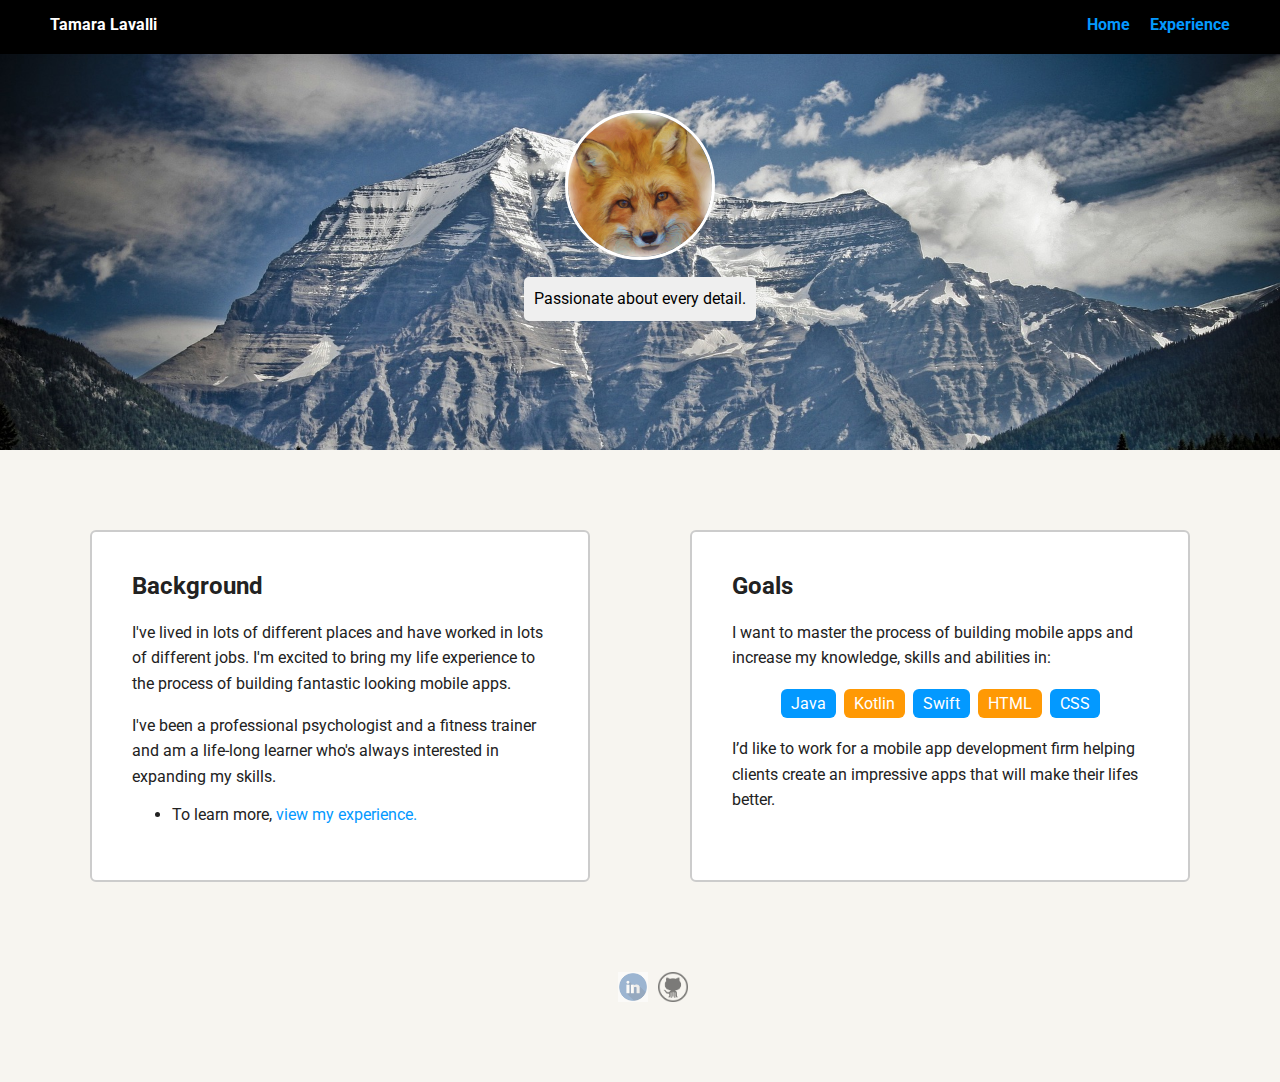
<file: index.html>
<!DOCTYPE html>
<html lang="en">

<head>
  <meta charset="utf-8">
  <title>Shaary's Profile</title>
  <meta name="viewport" content="width=device-width, initial-scale=1.0">
  <link rel="stylesheet" href="styles.css">
  <link href="https://fonts.googleapis.com/css?family=Muli%7CRoboto:400,300,500,700,900" rel="stylesheet">
</head>
<body>

  <div class="main-nav">
        <ul class="nav">
          <li class="name">Tamara Lavalli</li>
          <li><a href="#">Home</a></li>
          <li><a href="experience.html">Experience</a></li>
        </ul>
    </div>

  <header>
    <img src="fox.jpg" alt="Drawing" class="profile-image">
    <p class="tag about me">Passionate about every detail.</p>
  </header>

  <main class="flex">
    <div class="card">
        <h2>Background</h2>
        <p>I've lived in lots of different places and have worked in lots of different jobs. I'm excited to bring my life experience to the process of building fantastic looking mobile apps.</p>
        <p>I've been a professional psychologist and a fitness trainer and am a life-long learner who's always interested in expanding my skills.</p>
        <ul>
          <li>To learn more, <a href="experience.html">view my experience.</a></li>
        </ul>
      </div>

      <div class="card">
        <h2>Goals</h2>
        <p>I want to master the process of building mobile apps and increase my knowledge, skills and abilities in:</p>
        <ul class="skills">
          <li>Java</li>
          <li>Kotlin</li>
          <li>Swift</li>
          <li>HTML</li>
          <li>CSS</li>
        </ul>
        <p>I’d like to work for a mobile app development firm helping clients create an impressive apps that will make their lifes better.</p>
      </div>

  </main>

  <footer>
      <ul>
        <li><a href="https://www.linkedin.com/in/tamara-lavalli-0a737127/" class="social linkedin" target="_blank">LinkedIn</a></li>
        <li><a href="https://github.com/Shaary?tab=repositories" class="social github" target="_blank">Github</a></li>
      </ul>
    </footer>

</body>

</html>
</file>
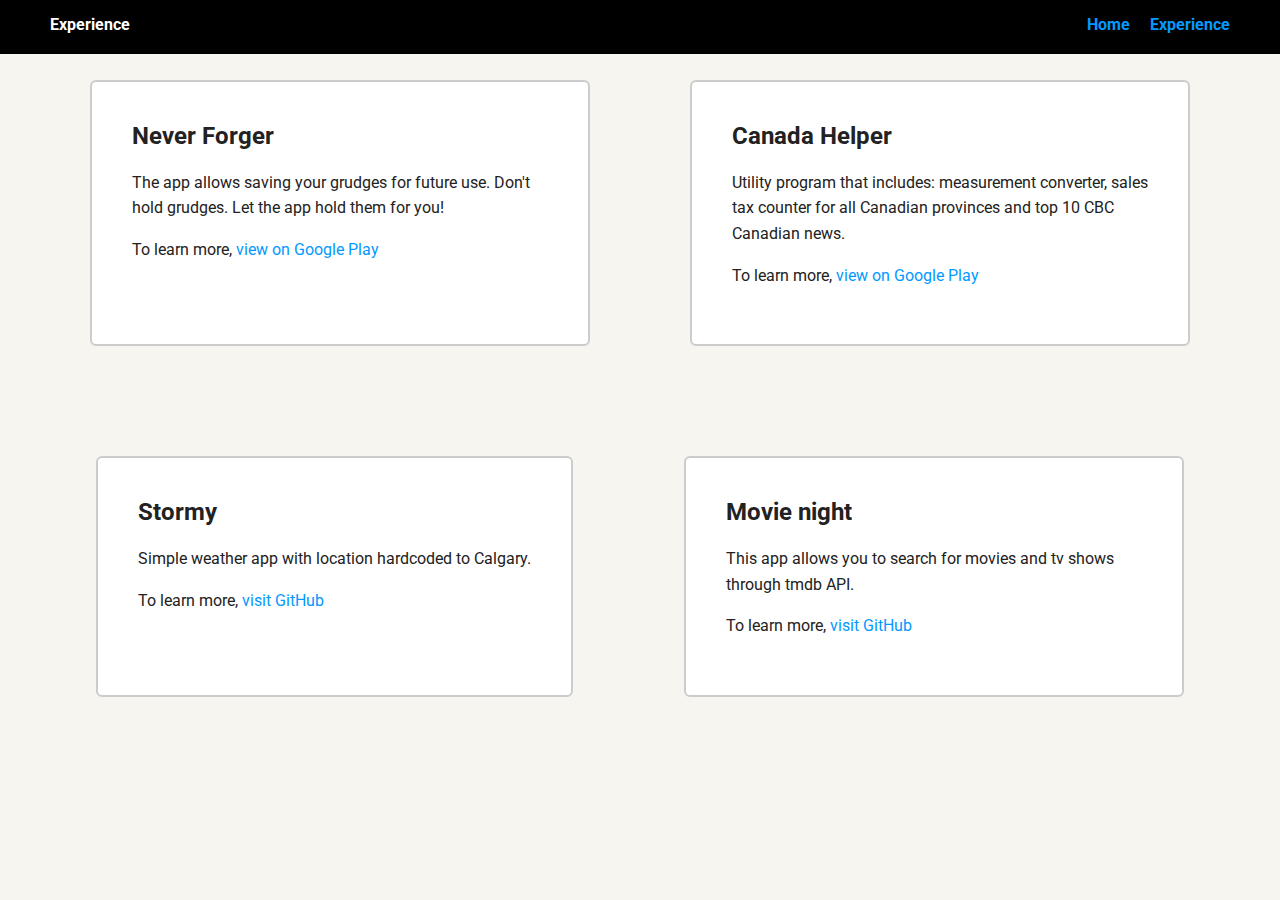
<file: experience.html>
<!DOCTYPE html>
<html lang="en">

  <head>
    <meta charset="utf-8">
    <title>Experience</title>
    <meta name="viewport" content="width=device-width, initial-scale=1.0">
    <link rel="stylesheet" href="styles.css">
    <link href="https://fonts.googleapis.com/css?family=Muli%7CRoboto:400,300,500,700,900" rel="stylesheet">
  </head>
  <body>

    <div class="main-nav">
          <ul class="nav">
            <li class="name">Experience</li>
            <li><a href="index.html">Home</a></li>
            <li><a href="#">Experience</a></li>
          </ul>
      </div>

    <main class="flex">
      <div class="card">
        <h2>Never Forger</h2>
        <p>The app allows saving your grudges for future use. Don't hold grudges. Let the app hold them for you!</p>
        <p>To learn more, <a href="https://play.google.com/store/apps/details?id=com.shaary.neverforget" target="_blank">view on Google Play</a></p>
      </div>

      <div class="card">
        <h2>Canada Helper</h2>
        <p>Utility program that includes: measurement converter, sales tax counter for all Canadian provinces and top 10 CBC Canadian news.</p>
        <p>To learn more, <a href="https://play.google.com/store/apps/details?id=com.shaary.canadahelper" target="_blank">view on Google Play</a></p>
      </div>
    </main>

    <main class="flex">
      <div class="card">
        <h2>Stormy</h2>
        <p>Simple weather app with location hardcoded to Calgary.</p>
        <p>To learn more, <a href="https://github.com/Shaary/WeatherApp" target="_blank">visit GitHub</a></p>
      </div>

      <div class="card">
        <h2>Movie night</h2>
        <p>This app allows you to search for movies and tv shows through tmdb API.</p>
        <p>To learn more, <a href="https://github.com/Shaary/MovieNight" target="_blank">visit GitHub</a></p>
      </div>
    </main>


  </body>
</html>
</file>
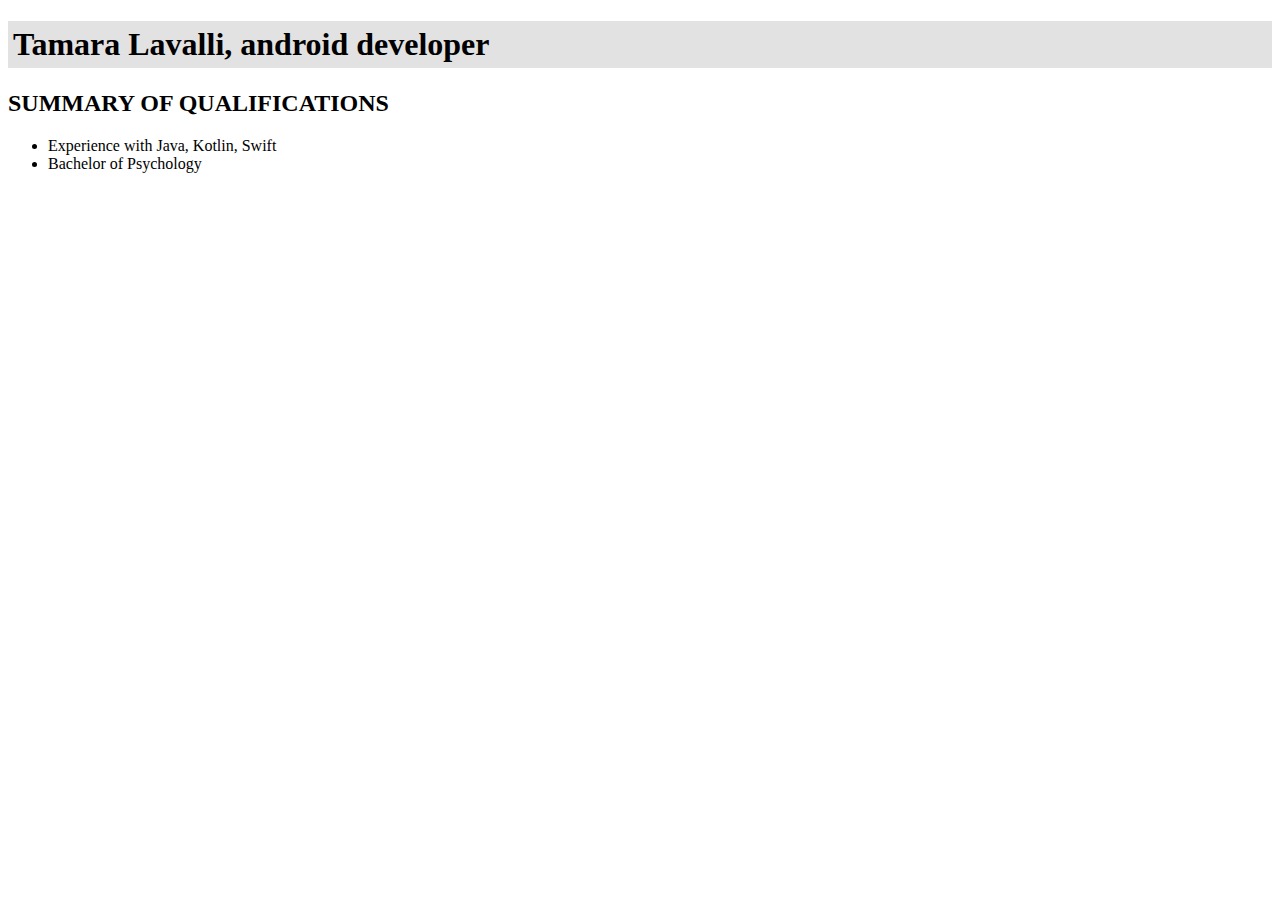
<file: resume.html>
<!DOCTYPE html>
<html>
  <head>
    <title>Tamara Lavalli's resume</title>
    <link rel="stylesheet" href="resume.css">
  </head>
  <body>
    <h1>Tamara Lavalli, android developer</h1>
    <h2 class="section-title">Summary of Qualifications</h2>
    <ul>
      <li>Experience with Java, Kotlin, Swift</li>
      <li>Bachelor of Psychology</li>
    </ul>
  </body>
</html>
</file>
<file: styles.css>
/* Global Layout Set-up */
* {
  box-sizing: border-box;
}

body {
  margin: 0;
  padding: 0;
  text-align: center;
  font-family: 'Roboto', sans-serif;
  color: #222;
  background: #f7f5f0;
}
/* Link Styles */

a {
  text-decoration: none;
  color: #0499ff;
}
a:hover {
  color: #6633ff;
}

/* Section Styles */

.main-nav {
  width: 100%;
  background: black;
  min-height: 30px;
  padding: 10px;
  position: fixed;
  text-align: center;
}
.nav {
  display: flex;
  justify-content: space-around;
  font-weight: 700;
  list-style-type: none;
  margin: 0 auto;
  padding: 0;
}
.nav .name {
  display: none;
}
.nav li {
  padding: 5px 10px 10px 10px;
}
.nav a {
  transition: all .5s;
}
.nav a:hover {
  color: white
}

header {
  text-align: center;
  background: url('mountain.jpg') no-repeat top center ;
  background-size: cover;
  overflow: hidden;
  padding-top: 60px;
}
header {
  line-height: 1.5;
}
header .profile-image {
  margin-top: 50px;
  width: 150px;
  height: 150px;
  border-radius: 50%;
  border: 3px solid white;
  transition: all .5s;
}
header .profile-image:hover {
  transform: scale(1.2) rotate(5deg);
}
.tag {
  background-color: #efefef;
  color: black;
  padding: 10px;
  border-radius: 5px;
  display: table;
  margin: 10px auto;
}
.location {
  background-color: #222;
  color: yellow;
}
.card {
  margin: 30px;
  padding: 20px 40px 40px;
  max-width: 500px;
  text-align: left;
  background: #fff;
  border: 2px solid #ccc;
  border-radius: 6px;
}
.card:hover {
  border-color: #ff99ff;
}

ul.skills {
  padding: 0;
  text-align: center;
}

.skills li {
  border-radius: 6px;
  display: inline-block;
  background: #ff9904;
  color: white;
  padding: 5px 10px;
  margin: 2px;
}

.skills li:nth-child(odd) {
  background: #0399ff;
}

footer {
  width: 100%;
  min-height: 30px;
  padding: 20px 0 40px 20px;
}

footer .copyright {
  top: -8px;
  margin-right: 20px;
  font-size: .75em;
}

footer ul {
  list-style-type: none;
  margin: 0;
  padding: 0;
}

footer ul li {
  display: inline-block;
}

a.social {
  display: inline-block;
  text-indent: -9999px;
  margin-left: 5px;
  width: 30px;
  height: 30px;
  background-size: 30px 30px;
  opacity: .5;
  transition: all .25s;
}
a.linkedin {
  background-image: url(linkedin.png);
}
a.github {
  background-image: url(github2.png);
}
a.social:hover {
  opacity: 1;
}
.clearfix {
  clear: both;
}

/* Styles for larger screens */
@media screen and (min-width: 720px) {

  .flex {
      display: flex;
      max-width: 1200px;
      justify-content: space-around;
      margin: 0 auto;
  }

  header {
    min-height: 450px;
  }

  .nav {
    max-width: 1200px;
  }

  .nav .name {
    display: block;
    margin-right: auto;
    color: white;
  }

  main {
    padding-top: 50px;
  }

  main p {
    line-height: 1.6em;
  }

  footer {
    font-size: 1.3em;
    max-width: 1200px;
    margin: 40px auto;
  }

}
</file>
<file: resume.css>
.main-image {
  border: solid 4px black;
  border-radius: 50%;
}

h1 {
  background-color: #e2e2e2;
  padding: 5px;
}

.section-title {
  text-transform: uppercase;
}
</file>
